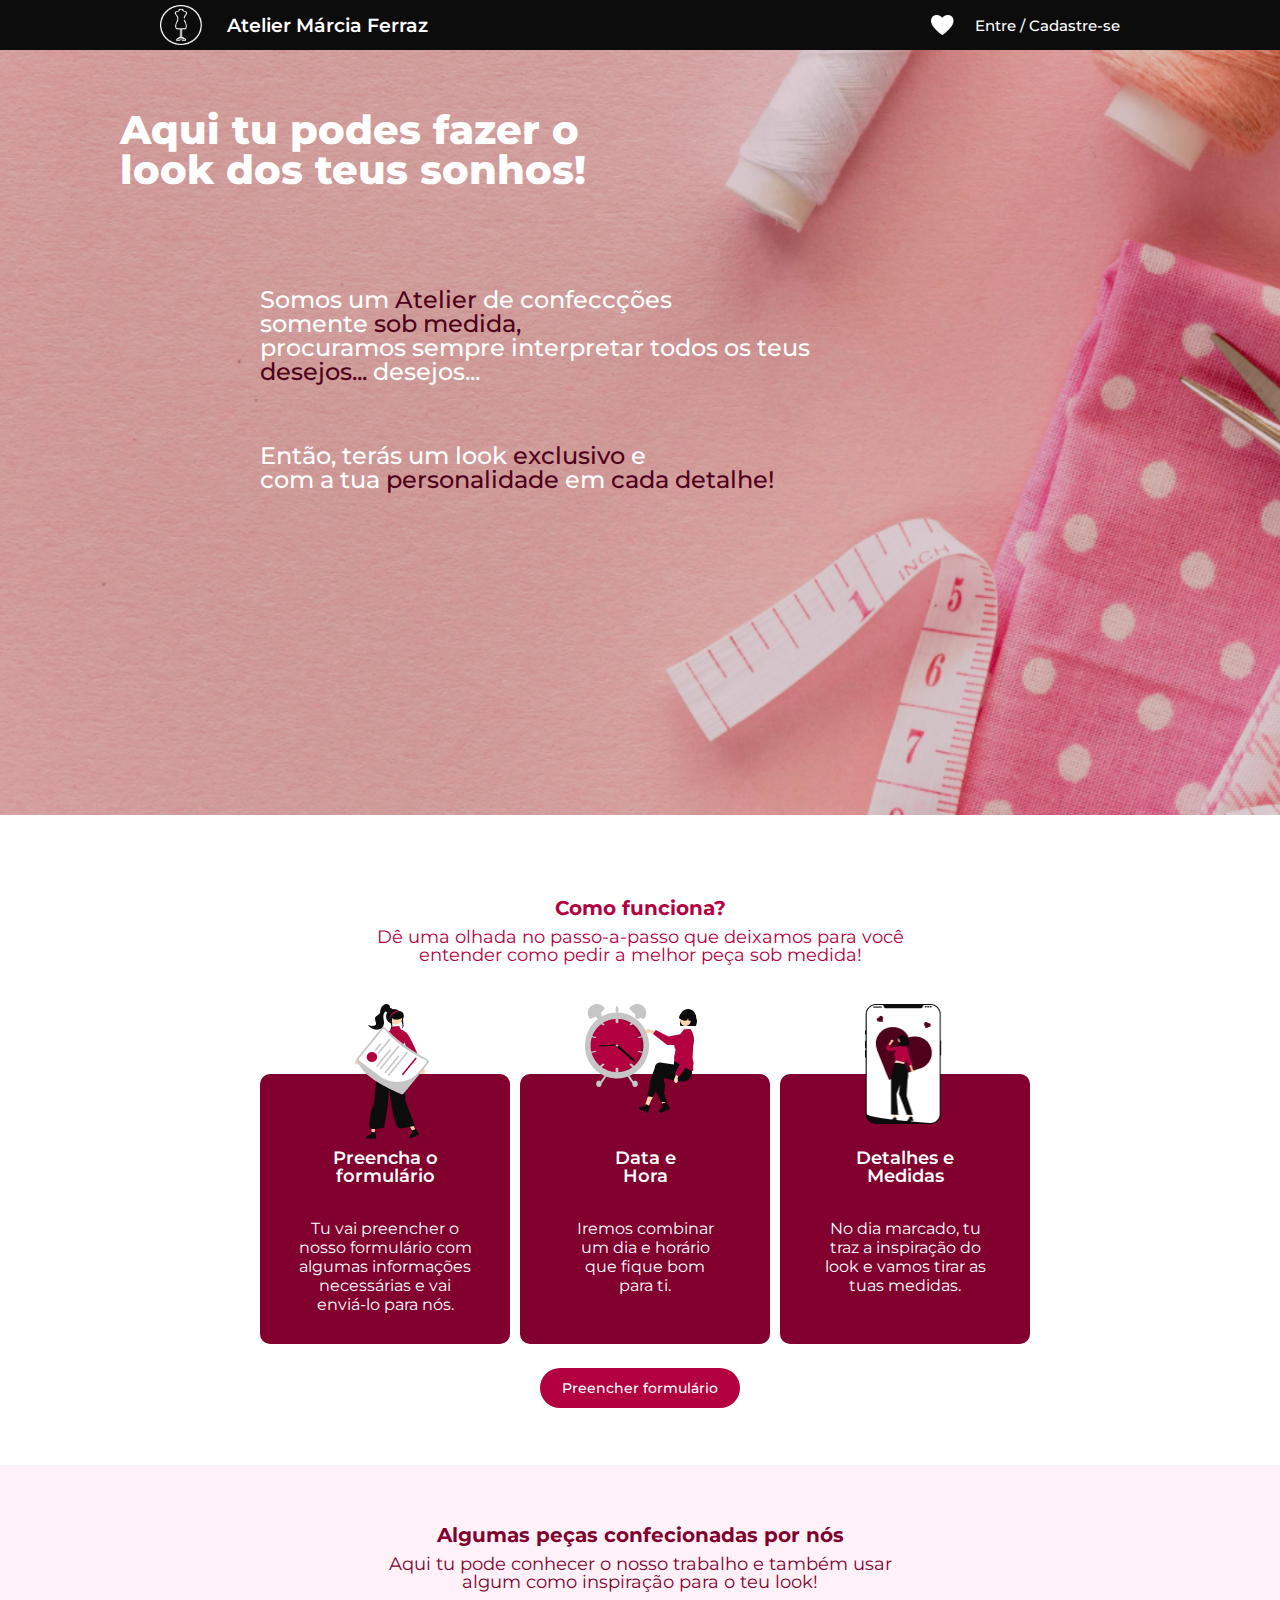
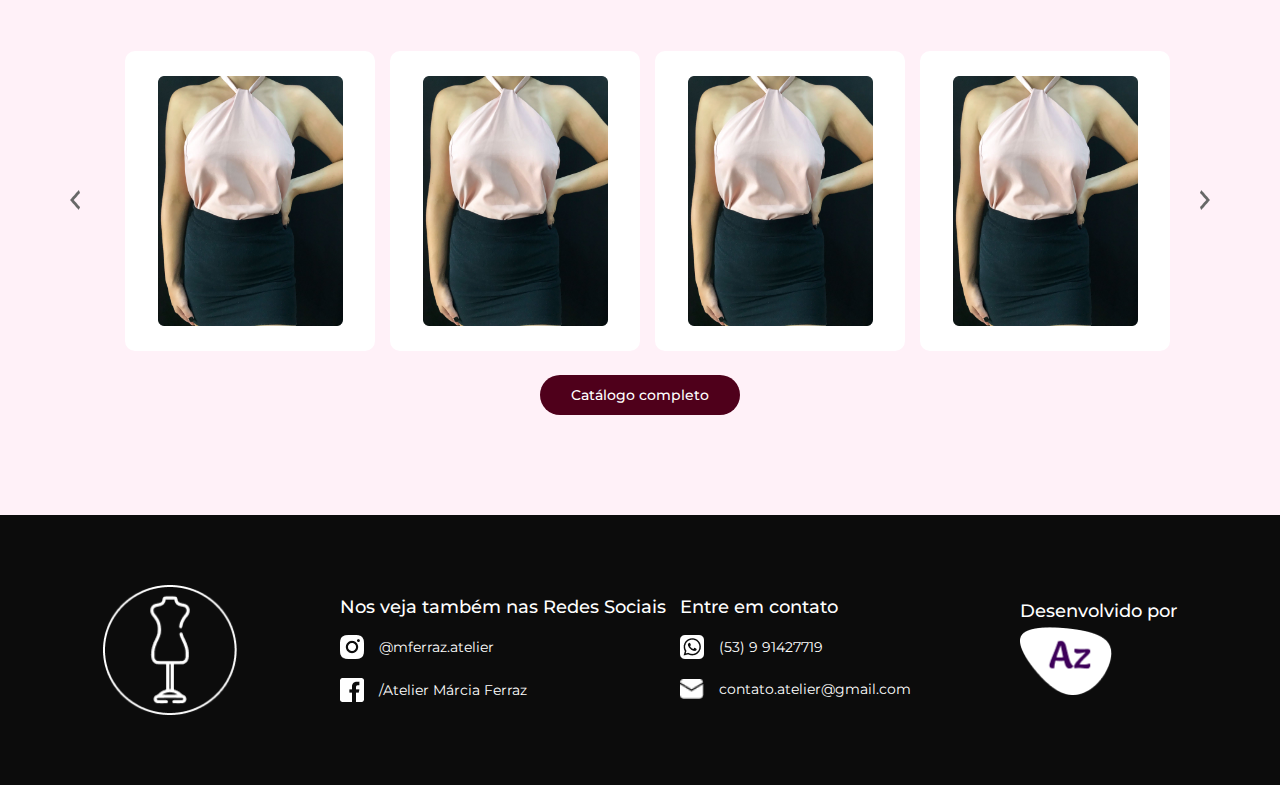
<file: src/index.html>
<!DOCTYPE html>
<html lang="en">

<head>
  <meta charset="UTF-8">
  <meta http-equiv="X-UA-Compatible" content="IE=edge">
  <meta name="viewport" content="width=device-width, initial-scale=1.0">
  <link rel="shortcut icon" href="../assets/img/favicon.ico" type="image/x-icon">
  <title>Atelier Márcia Ferraz | HOME</title>
  <link rel="stylesheet" href="../assets/img/favicon.ico">
  <link rel="stylesheet" href="../assets/css/index.css">
  <link rel="stylesheet" href="../assets/css/reset.css">

  <link rel="preconnect" href="https://fonts.googleapis.com">
  <link rel="preconnect" href="https://fonts.gstatic.com" crossorigin>
  <link
    href="https://fonts.googleapis.com/css2?family=Montserrat:ital,wght@0,100;0,200;0,300;0,400;0,500;0,600;0,700;0,800;0,900;1,100;1,200;1,300;1,400;1,500;1,600;1,700;1,800;1,900&display=swap"
    rel="stylesheet">


</head>

<body>

  <header>
    <nav class="menu-superior">

      <div class="menu">
        <img class="logo" src="../assets/img/LOGO-1.png" alt="">
        <p class="nome-site">Atelier Márcia Ferraz</p>
      </div>

      <div class="menu">
        <img class="coracao-home" src="../assets/img/coracao-home.png" alt="">
        <p class="nome-login"><a href="../src/login-page.html">Entre </a> / <a href="cadastro.html">Cadastre-se</a> </p>
      </div>
    </nav>
  </header>
  <main>
    <section class="banner-img">
      <div class="banner">

        <h2 class="text-principal">Aqui tu podes fazer o <br>look dos teus sonhos!</h2>


        <div class="texto-banner-secundario">
          <p class="text-paragrafo">Somos um <span class="text-secundario">Atelier</span> de confeccções<br>
            somente <span class="text-secundario">sob medida,<br></span>
            procuramos sempre interpretar todos os teus
            <span class="text-secundario"><br>desejos...</span>
            desejos...</p>
        </div>
        <div class="text-secundario-banner">
          <p class="text-paragrafo">Então, terás um look <span class="text-secundario">exclusivo</span> e<br>
            com a tua <span class="text-secundario">personalidade</span> em <span class="text-secundario">cada
              detalhe!</span> </p>
        </div>
      </div>


    </section>
    <section class="section-funciona">

      <div class="text-funciona">
        <h3 class="titulo-funciona">Como funciona?</h3>
        <p class="paragrafo-funciona">Dê uma olhada no passo-a-passo que deixamos para você<br>
          entender como pedir a melhor peça sob medida!</p>
      </div>

      <div class="box">


        <div class="formbox">

          <img class="boneca-form" src="../assets/img/Boneca Formulário.png" alt="">
          <p class="text-box">Preencha o <br> formulário</p>
          <p class="sub-texto-box">Tu vai preencher o nosso formulário com algumas informações necessárias e vai
            enviá-lo para nós.</p>
        </div>



        <div class="formbox">
          <img class="boneca-hora" src="../assets/img/Boneca - Horario.png" alt="">
          <p class="text-box">Data e <br>Hora</p>
          <p class="sub-texto-box">Iremos combinar<br> um dia e horário <br> que fique bom <br>para ti.</p>
        </div>

        <div class="formbox">
          <img class="boneca-insp" src="..//assets/img/Boneca - Inspiração.png" alt="">
          <p class="text-box">Detalhes e <br> Medidas</p>
          <p class="sub-texto-box">No dia marcado, tu <br>traz a inspiração do <br>look e vamos tirar as <br>tuas
            medidas.</p>
        </div>


      </div>
      <a href="#"><button class="btn-funciona" href="#">Preencher formulário</button></a>
    </section>




    <section class="boxcatalogo">

      <div class="info-catalogo">
        <h3 class="titulo-catalogo">Algumas peças confecionadas por nós</h3>
        <p class="subtitulo-catalogo">Aqui tu pode conhecer o nosso trabalho e também usar<br>
          algum como inspiração para o teu look!</p>
      </div>

      <div class="catalogo">
        <a href="#"> <img class="esquerda-btn" src="../assets/img/esquerda.png" alt=""></a>

        <div class="img-catalogo">
          <img class="imagem-roupa" src="../assets/roupas/Blusa.png" alt="">
          <div class="box-hover" >
            <p class="texto-imagem-catalogo-cima">Título</p>
          
            <p class="texto-imagem-catalogo-baixo">Texto</p>

          </div>
 
        </div>

        <div class="img-catalogo">
          <img class="imagem-roupa" src="../assets/roupas/Blusa.png" alt="">
          <div class="box-hover" >
            <p class="texto-imagem-catalogo-cima">Título</p>
          
            <p class="texto-imagem-catalogo-baixo">Texto</p>

          </div>
        </div>

        <div class="img-catalogo">
          <img class="imagem-roupa" src="../assets/roupas/Blusa.png" alt="">
          <div class="box-hover" >
            <p class="texto-imagem-catalogo-cima">Título</p>
          
            <p class="texto-imagem-catalogo-baixo">Texto</p>

          </div>
        </div>

        <div class="img-catalogo">
          <img class="imagem-roupa" src="../assets/roupas/Blusa.png" alt="">
          <div class="box-hover" >
            <p class="texto-imagem-catalogo-cima">Título</p>
          
            <p class="texto-imagem-catalogo-baixo">Texto</p>

          </div>
        </div>

        <a href="#"> <img class="direita-btn" src="../assets/img/direita.png" alt=""></a>


      </div>
      <a href="#"><button class="btn-catalogo" href="#">Catálogo completo</button></a>

    </section>

  </main>

  <footer>

    <img class="logo-footer" src="../assets/img/LOGO.png" alt="">



    <div class="redes">


      <div class="redes-esquerda">
        <p class="text-redes"> Nos veja também nas Redes Sociais</p>

        <div class="descrição-rede">
          <img class="img-redes" src="../assets/img/insta.png" alt="">
          <a href="https://instagram.com/marcia.bfs?igshid=YmMyMTA2M2Y=">
            <p class="info-redes">@mferraz.atelier</p>
          </a>
        </div>

        <div class="descrição-rede">
          <img class="img-redes" src="../assets/img/facebook.png" alt="">
          <a href="https://www.facebook.com/mferraz.atelier/">
            <p class="info-redes">/Atelier Márcia Ferraz</p>
          </a>
        </div>


      </div>

      <div class="redes-direita">

        <p class="text-redes"> Entre em contato</p>
        <div class="descrição-rede">
          <img class="img-redes" src="../assets/img/whatapp.png" alt="">
          <a href="https://api.whatsapp.com/send?phone=53991427719">
            <p class="info-redes">(53) 9 91427719</p>
        </div></a>
        <div class="descrição-rede">
          <img class="img-email" src="../assets/img/Email.png" alt="">
          <a href="mailto:contato.atelier@gmail.com">
            <p class="info-redes">contato.atelier@gmail.com</p>
          </a>

        </div>
      </div>

    </div>

    <div class="agiuz">
      <p class="text-redes">Desenvolvido por</p>
      <a href="https://www.agiuz.com/"> <img class="logo-agiuz" src="../assets/img/Az - Logo Branco.png" alt=""></a>
    </div>
  </footer>
</body>

</html>
</file>
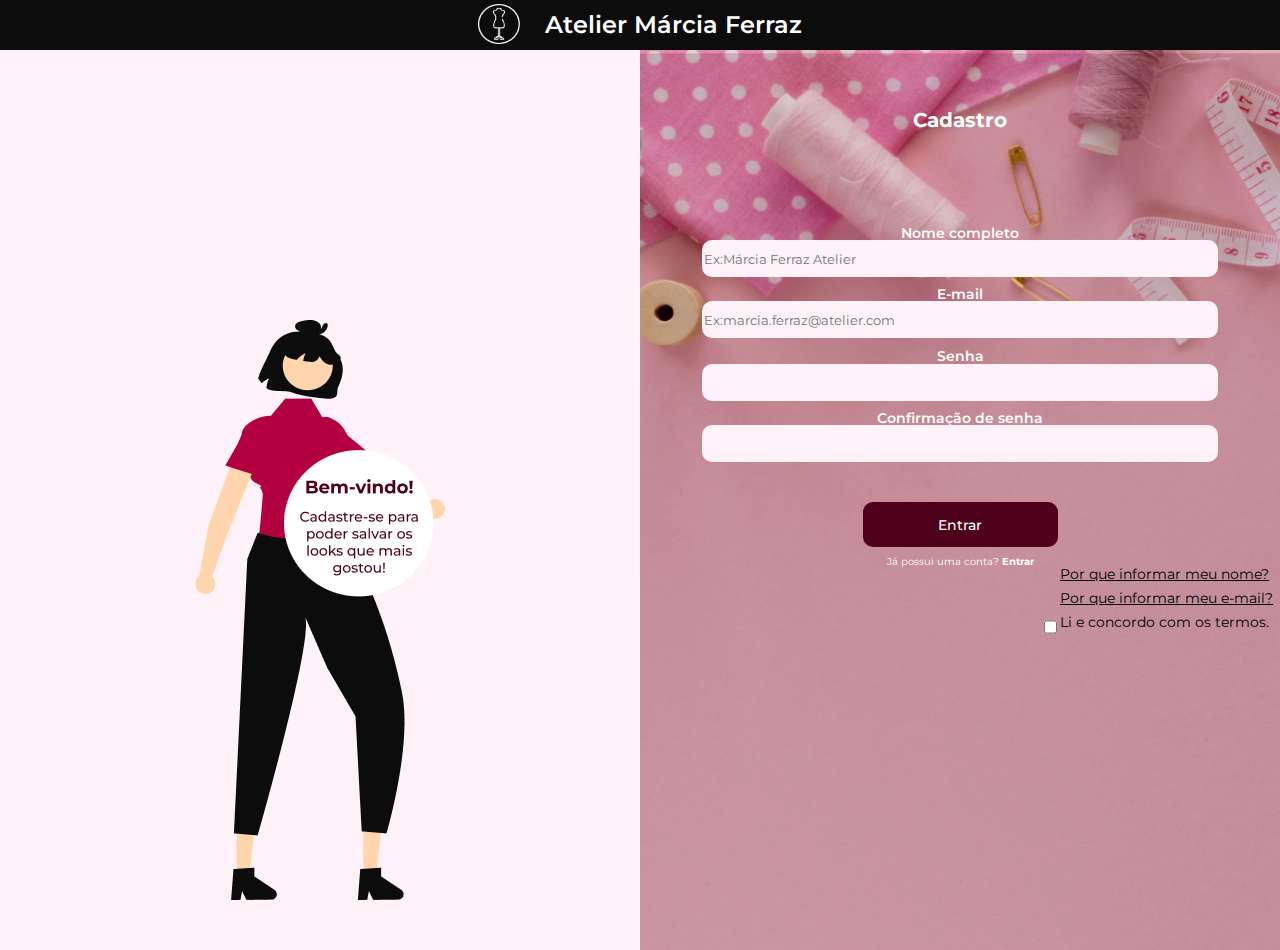
<file: src/cadastro.html>
<!DOCTYPE html>
<html lang="en">

<head>
  <meta charset="UTF-8">
  <meta http-equiv="X-UA-Compatible" content="IE=edge">
  <meta name="viewport" content="width=device-width, initial-scale=1.0">
  <link rel="shortcut icon" href="../assets/img/favicon.ico" type="image/x-icon">

  <link rel="stylesheet" href="../assets/img/favicon.ico">
  <link rel="stylesheet" href="../assets/css/cadastro.css">
  <link rel="stylesheet" href="../assets/css/reset.css">

  <link rel="preconnect" href="https://fonts.googleapis.com">
  <link rel="preconnect" href="https://fonts.gstatic.com" crossorigin>
  <link
    href="https://fonts.googleapis.com/css2?family=Montserrat:ital,wght@0,100;0,200;0,300;0,400;0,500;0,600;0,700;0,800;0,900;1,100;1,200;1,300;1,400;1,500;1,600;1,700;1,800;1,900&display=swap"
    rel="stylesheet">

  <title>Atelier Márcia Ferraz | CADASTRO</title>
</head>

<body>
  <header>
    <nav class="menu-superior">
      <div class="menu">
        <a href="../src/index.html"> <img class="logo" src="../assets/img/LOGO-1.png" alt=""></a>
        <p class="nome-site">Atelier Márcia Ferraz</p>
      </div>
    </nav>
  </header>

  <main>

    <section class="direita">
      <div class="img-boneca">
        <img class="img-login" src="../assets/img/Boneca bem-vindo.png" alt="">
      </div>
    </section>

    <section class="esquerda">

      <div class="titulo">
        <p class="titulo-texto">Cadastro</p>
      </div>

      <div class="input-nome ">
        <label class="text-label" for="">Nome completo</label>
        <input class="input-cadastro" type="text" name="" id="" placeholder="Ex:Márcia Ferraz Atelier">

      </div>
      <div class="input-email ">
        <label class="text-label" for="">E-mail</label>
        <input class="input-cadastro" type="email" name="" id="" placeholder="Ex:marcia.ferraz@atelier.com">

      </div>

      <div class="input-senha">
        <div class="nome-box">
          <label class="text-label" for="">Senha</label></div>
        <input class="input-cadastro" type="password" name="" id="">

      </div>
      <div class="input-senha ">
        <label class="text-label" for="">Confirmação de senha</label>
        <input class="input-cadastro" type="password" name="" id="">


      </div>
      <div class="btn">
        <button class="btn-forme" type="button" onclick="alert('Obrigado por acessar')">Entrar</button>
        <a href="/src/login-page.html">
          <p class="text-conta">Já possui uma conta? <span class="entrar">Entrar</span></p>
        </a>
      </div>

      <div class="box-perguntas">

        <disv class="box-duvida">

          <p class="texto-duvida">Por que informar meu nome?</p>
          <p class="texto-duvida"> Por que informar meu e-mail?</p>
  
      
        </disv>
        <div class="checkbox">
          <input type="checkbox" name="" id="">
          <label class="texto-duvida-checkbox" for="">Li e concordo com os termos.</label>
        </div>
      </div>
     
    </section>

  </main>
</body>

</html>
</file>
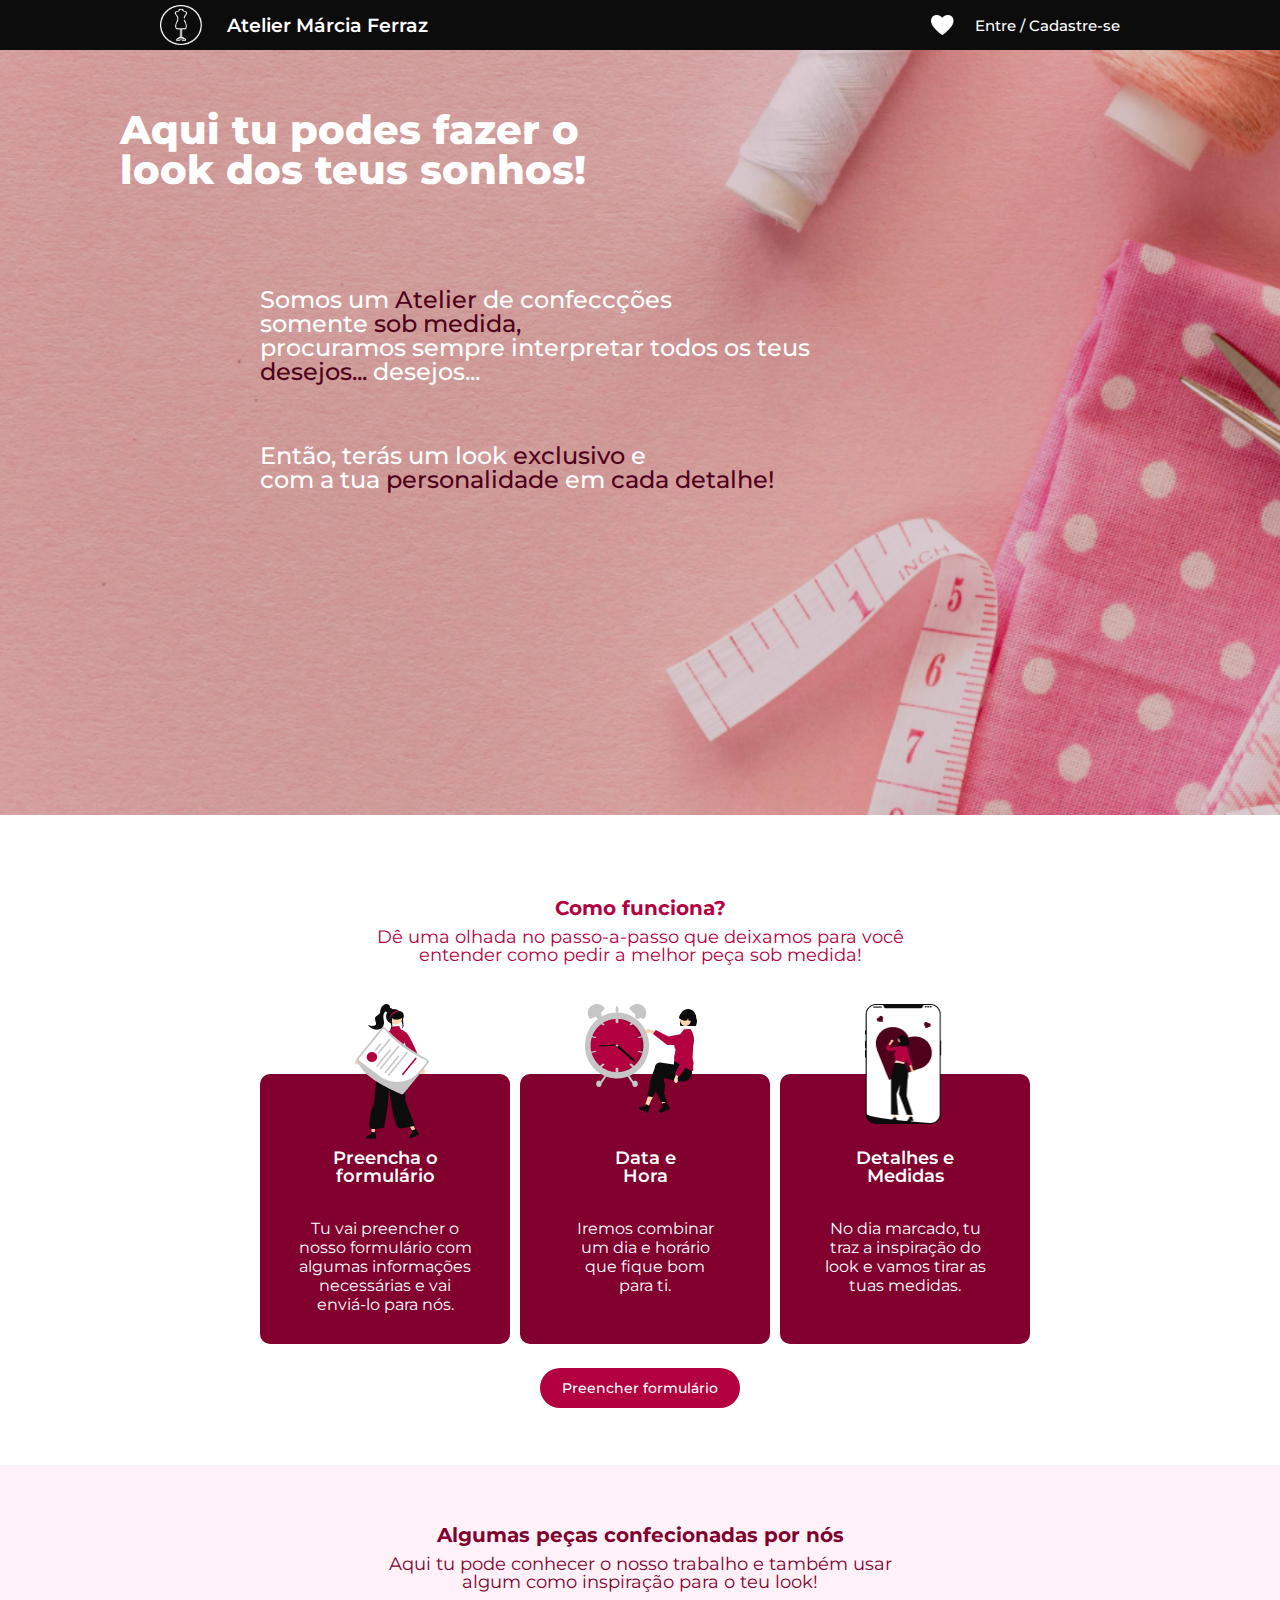
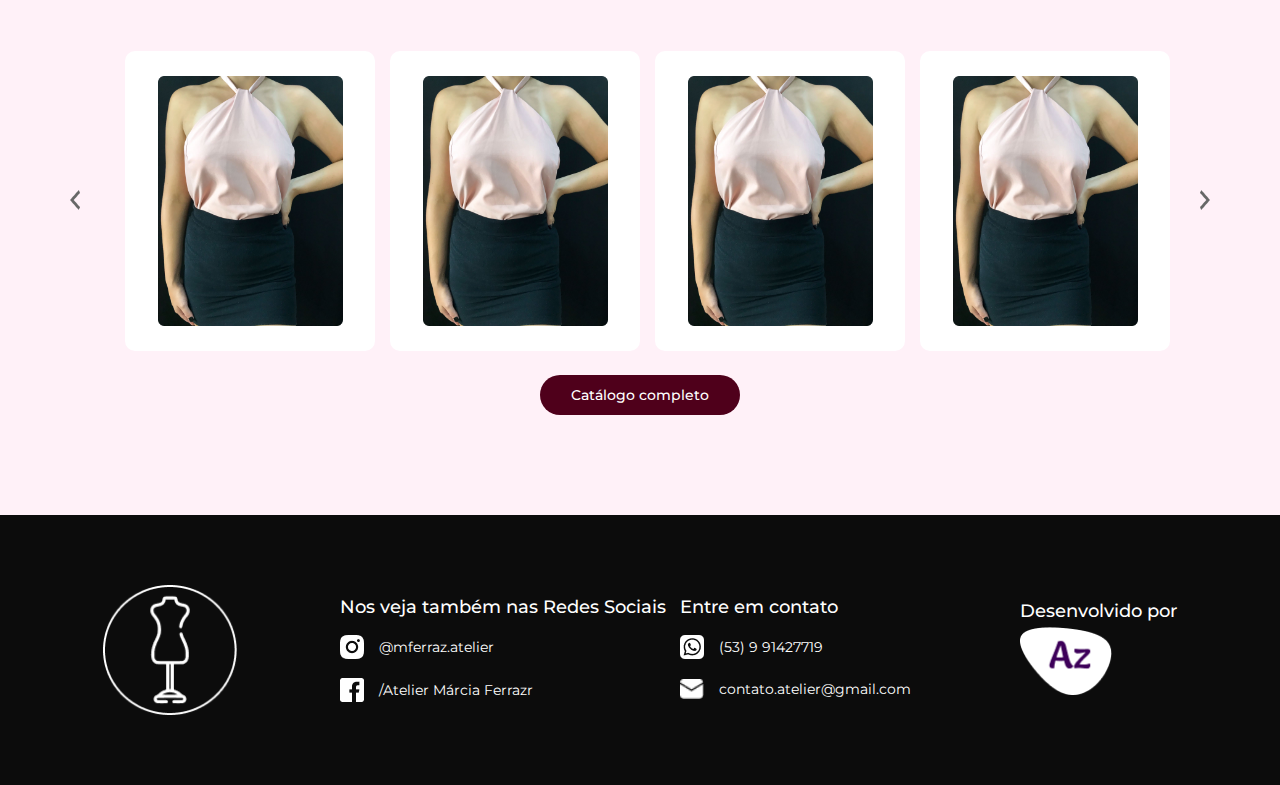
<file: src/intex.html>
<!DOCTYPE html>
<html lang="en">

<head>
  <meta charset="UTF-8">
  <meta http-equiv="X-UA-Compatible" content="IE=edge">
  <meta name="viewport" content="width=device-width, initial-scale=1.0">
  <title>Atelier Márcia Ferraz | HOME</title>
  <link rel="stylesheet" href="../assets/img/favicon.ico">
  <link rel="stylesheet" href="../assets/css/index.css">
  <link rel="stylesheet" href="../assets/css/reset.css">

  <link rel="preconnect" href="https://fonts.googleapis.com">
  <link rel="preconnect" href="https://fonts.gstatic.com" crossorigin>
  <link
    href="https://fonts.googleapis.com/css2?family=Montserrat:ital,wght@0,100;0,200;0,300;0,400;0,500;0,600;0,700;0,800;0,900;1,100;1,200;1,300;1,400;1,500;1,600;1,700;1,800;1,900&display=swap"
    rel="stylesheet">


</head>

<body>

  <header>
    <nav class="menu-superior">

      <div class="menu">
        <img class="logo" src="../assets/img/LOGO-1.png" alt="">
        <p class="nome-site">Atelier Márcia Ferraz</p>
      </div>

      <div class="menu">
        <img class="coracao-home" src="../assets/img/coracao-home.png" alt="">
        <p class="nome-login"><a href="#">Entre </a> / <a href="#">Cadastre-se</a> </p>
      </div>
    </nav>
  </header>
  <main>
    <section class="banner-img">
      <div class="banner">

        <h2 class="text-principal">Aqui tu podes fazer o <br>look dos teus sonhos!</h2>


        <div class="texto-banner-secundario">
          <p class="text-paragrafo">Somos um <span class="text-secundario">Atelier</span> de confeccções<br>
            somente <span class="text-secundario">sob medida,<br></span>
            procuramos sempre interpretar todos os teus
            <span class="text-secundario"><br>desejos...</span>
            desejos...</p>
        </div>
        <div class="text-secundario-banner">
          <p class="text-paragrafo">Então, terás um look <span class="text-secundario">exclusivo</span> e<br>
            com a tua <span class="text-secundario">personalidade</span> em <span class="text-secundario">cada
              detalhe!</span> </p>
        </div>
      </div>


    </section>
    <section class="section-funciona">

      <div class="text-funciona">
        <h3 class="titulo-funciona">Como funciona?</h3>
        <p class="paragrafo-funciona">Dê uma olhada no passo-a-passo que deixamos para você<br>
          entender como pedir a melhor peça sob medida!</p>
      </div>

      <div class="box">


        <div class="formbox">

          <img class="boneca-form" src="../assets/img/Boneca Formulário.png" alt="">
          <p class="text-box">Preencha o <br> formulário</p>
          <p class="sub-texto-box">Tu vai preencher o nosso formulário com algumas informações necessárias e vai
            enviá-lo para nós.</p>
        </div>



        <div class="formbox">
          <img class="boneca-hora" src="../assets/img/Boneca - Horario.png" alt="">
          <p class="text-box">Data e <br>Hora</p>
          <p class="sub-texto-box">Iremos combinar<br> um dia e horário <br> que fique bom <br>para ti.</p>
        </div>

        <div class="formbox">
          <img class="boneca-insp" src="..//assets/img/Boneca - Inspiração.png" alt="">
          <p class="text-box">Detalhes e <br> Medidas</p>
          <p class="sub-texto-box">No dia marcado, tu <br>traz a inspiração do <br>look e vamos tirar as <br>tuas
            medidas.</p>
        </div>


      </div>
      <a href="#"><button class="btn-funciona" href="#">Preencher formulário</button></a>
    </section>




    <section class="boxcatalogo">

      <div class="info-catalogo">
        <h3 class="titulo-catalogo">Algumas peças confecionadas por nós</h3>
        <p class="subtitulo-catalogo">Aqui tu pode conhecer o nosso trabalho e também usar<br>
          algum como inspiração para o teu look!</p>
      </div>

      <div class="catalogo">
        <a href="#"> <img class="esquerda-btn" src="../assets/img/esquerda.png" alt=""></a>

        <div class="img-catalogo">
          <img class="imagem-roupa" src="../assets/roupas/Blusa.png" alt="">
        </div>

        <div class="img-catalogo">
          <img class="imagem-roupa" src="../assets/roupas/Blusa.png" alt="">
        </div>

        <div class="img-catalogo">
          <img class="imagem-roupa" src="../assets/roupas/Blusa.png" alt="">
        </div>

        <div class="img-catalogo">
          <img class="imagem-roupa" src="../assets/roupas/Blusa.png" alt="">
        </div>

        <a href="#"> <img class="direita-btn" src="../assets/img/direita.png" alt=""></a>


      </div>
      <a href="#"><button class="btn-catalogo" href="#">Catálogo completo</button></a>

    </section>

  </main>

  <footer>

    <img class="logo-footer" src="../assets/img/LOGO.png" alt="">



    <div class="redes">


      <div class="redes-esquerda">
        <p class="text-redes"> Nos veja também nas Redes Sociais</p>

        <div class="descrição-rede">
          <img class="img-redes" src="../assets/img/insta.png" alt="">
          <p class="info-redes">@mferraz.atelier</p>
        </div>

        <div class="descrição-rede">
          <img class="img-redes" src="../assets/img/facebook.png" alt="">
          <p class="info-redes">/Atelier Márcia Ferrazr</p>
        </div>


      </div>

      <div class="redes-direita">

        <p class="text-redes"> Entre em contato</p>
        <div class="descrição-rede">
          <img class="img-redes" src="../assets/img/whatapp.png" alt="">
          <p class="info-redes">(53) 9 91427719</p>
        </div>
        <div class="descrição-rede">
          <img class="img-email" src="../assets/img/Email.png" alt="">
          <p class="info-redes">contato.atelier@gmail.com</p>

        </div>
      </div>

    </div>

    <div class="agiuz">
      <p class="text-redes">Desenvolvido por</p>
      <img class="logo-agiuz" src="../assets/img/Az - Logo Branco.png" alt="">
    </div>
  </footer>
</body>

</html>
</file>
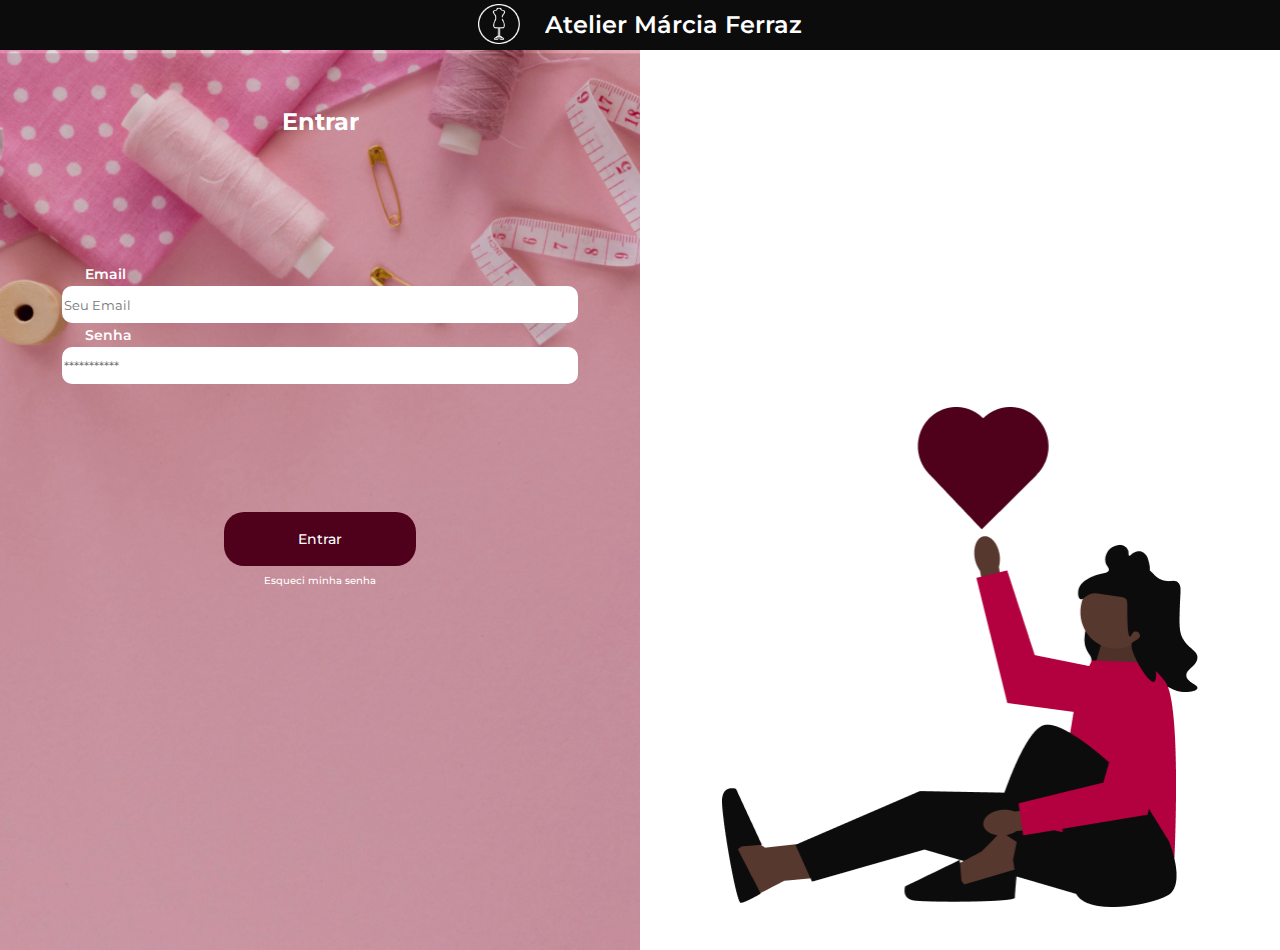
<file: src/login-page.html>
<!DOCTYPE html>
<html lang="en">

<head>
  <meta charset="UTF-8">
  <meta http-equiv="X-UA-Compatible" content="IE=edge">
  <meta name="viewport" content="width=device-width, initial-scale=1.0">
  <link rel="shortcut icon" href="../assets/img/favicon.ico" type="image/x-icon">

  <link rel="stylesheet" href="../assets/img/favicon.ico">
  <link rel="stylesheet" href="../assets/css/entrar.css">
  <link rel="stylesheet" href="../assets/css/reset.css">

  <link rel="preconnect" href="https://fonts.googleapis.com">
  <link rel="preconnect" href="https://fonts.gstatic.com" crossorigin>
  <link
    href="https://fonts.googleapis.com/css2?family=Montserrat:ital,wght@0,100;0,200;0,300;0,400;0,500;0,600;0,700;0,800;0,900;1,100;1,200;1,300;1,400;1,500;1,600;1,700;1,800;1,900&display=swap"
    rel="stylesheet">

  <title>Atelier Márcia Ferraz | ENTRAR</title>
</head>

<body>

  <header>
    <nav class="menu-superior">
      <div class="menu">
       <a href="../src/index.html"> <img class="logo" src="../assets/img/LOGO-1.png" alt=""></a>
        <p class="nome-site">Atelier Márcia Ferraz</p>
      </div>
    </nav>
  </header>
  <main>
    
    <section class="esquerda">
      <div class="titulo-forme-box">
        <h3 class="titulo-forme">Entrar</h3>
      </div>


      <div class="forme-login">
        <label class="name-forme" for="">Email</label>
        <input class="input-forme" type="text" placeholder="Seu Email">  
        <label  class="name-forme" for="">Senha</label>
        <input class="input-forme"  type="password" placeholder="***********">
      </div>
       
        
        
      <div class="bnt-login">
        <button class="btn-forme" type="button" onclick="alert('Obrigado por acessar')">Entrar</button>
        <a href=""><p class="text-senha">Esqueci minha senha</p></a>
      </div>

    </section>

    <section class="direita">
      <div class="img-boneca">
        <img class="img-login" src="../assets/img/Boneca.png" alt=""> </div>
    </section>
  </main>
</body>

</html>
</file>
<file: assets/css/index.css>
:root {
  /*Cores*/
  --rosa-900: #20000A;
  --rosa-800: #4f001b;
  --rosa-600: #b3003f;
  --rosa-box: #81002D;
  --cinza-escuro: #0C0C0C;
  --rosa-300: #FF4D8C;
  --branco: #ffffff;
  --cinza-claro: #D2D2D2;
  --branco-hover:#ffffffb3;

  /*Fontes- Weight*/
  --medium: 500;
  --semibold: 600;
  --bold: 700;
  --extrabold: 800;





}

* {
  font-family: 'Montserrat', sans-serif;
  text-decoration: none;





}
header{
  background-color: var(--cinza-escuro);
  display: flex;
  justify-content: center;
}

.menu {
  display: flex;
  align-items: center;
  margin: 0px 120px 0 120px;
  /* topo | direita | inferior | esquerda */

}

.menu-superior {
  width: 100%;
  height: 50px;
  background-color: var(--cinza-escuro);
  display: flex;
  align-items: center;
  justify-content: space-between;

  max-width: 1200px;
}

.nome-site {
  font-size: 19px;
  font-weight: var(--semibold);
  color: var(--branco);
  margin-left: 25.24px;
}

.logo {
  width: 41.76px;
  height: 40px;

}

.coracao-home {
  width: 23.25px;
  height: 20px;


}

.nome-login {
  font-size: 15px;
  font-weight: var(--medium);
  color: var(--branco);
  margin-left: 20.75px;
}

a:visited {
  color: var(--branco);
}

a:link {
  color: var(--branco);
}

.banner-img{
max-height: 1200px;

}
.banner {
  width: 100vw;
  height: 85vh;/*Arrumar deepois*/


}
.banner-img{
  
  background-image: url(../img/fundo-banner.jpg);
  background-size: cover;
  background-position: center;
  background-attachment: fixed;
  overflow-x: hidden;

}
.text-principal {
  color: var(--branco);
  font-size: 40px;
  font-weight: var(--extrabold);
  position: relative;
  top: 60px;
  left: 120px;
}


.texto-banner-secundario {
  position: relative;
  top: 158px;
  left: 260px;

}
.text-secundario-banner {
  position: relative;
  left: 260px;
  top: 218px;

}

.text-paragrafo {
  font-size: 24px;
  font-weight: var(--medium);
  color: var(--branco);
}

.text-secundario {
  color: var(--rosa-800);

}

.section-funciona {
  width: 100%;
  height: 650px;
  background-color: var(--branco);
  display: flex;
  flex-direction: column;
  justify-content: center;
  align-items: center;

}

.text-funciona {
  /*Display flex*/
  display: flex;
  flex-direction: column;
  align-items: center;

  margin-top: 25px;


}

.titulo-funciona {
  font-size: 20px;
  font-weight: var(--bold);
  color: var(--rosa-600);

  overflow: hidden;


}

.paragrafo-funciona {
  font-size: 18px;
  text-align: center;
  color: var(--rosa-600);
  margin-bottom: 40px;
  margin-top: 10px;


}


.box {
  display: flex;
  align-items: center;
  justify-content: center;
  margin-top: 70px;



}

.boneca-insp {
  width: 77.14px;
  height: 120px;
  position: absolute;
  left: 85px;
  top: -70px;

}


.boneca-hora {
  width: 112px;
  height: 109px;
  position: absolute;
  left: 65px;
  top: -70px;


}

.boneca-form {
  width: 73.91px;
  height: 135px;
  position: absolute;
  left: 95px;
  top: -70px;


}

.formbox {
  width: 250px;
  height: 270px;
  background-color: var(--rosa-box);
  border-radius: 10px;
  margin-left: 10px;
  position: relative;

  display: flex;
  flex-direction: column;
  justify-content: center;
  align-items: center;

}

.text-box:nth-child(1) {
  width: 130px;
  height: 40px;
}

.text-box:nth-child(2) {
  width: 140px;
  height: 70px;
}

.text-box:nth-child(3) {
  width: 168px;
  height: 90px;
}

.text-box {
  font-size: 18px;
  font-weight: var(--semibold);
  color: var(--branco);

  text-align: center;
  margin-top: 50px;

}

.sub-texto-box {
  font-size: 16px;
  text-align: center;

  width: 180px;
  height: 100px;

  line-height: 19px;



  color: var(--branco)
}

.btn-funciona {
  width: 200px;
  height: 40px;

  border-radius: 20px;
  border: none;

  background-color: var(--rosa-600);
  font-size: 14px;
  font-weight: var(--medium);
  color: var(--branco);
 
  margin-top: 24px;
  cursor: pointer;

}
.btn-funciona:hover{
  background-color: var(--rosa-300);
  transition: 200ms;
}

/*margin: 25px 50px 75px 100px;
top margin is 25px
right margin is 50px
bottom margin is 75px
left margin is 100px */

.boxcatalogo {
  width: 100%;
  height: 650px;
  background-color: #FFF1F8;
  display: flex;
  align-items: center;
  flex-direction: column;


}
.catalogo{
  display: flex;
  align-items: center;
  justify-content: center;
  margin-top: 60px;

}
.info-catalogo{
  display: flex;
  flex-direction: column;
  align-items: center;

}
.titulo-catalogo{
  font-size: 20px;
  font-weight: var(--bold);
  color: var(--rosa-box);
  margin-top: 60px;
}
.subtitulo-catalogo{
  font-size: 18px;
  color:var(--rosa-box);
  text-align: center;
  margin-top: 10px;
}

.img-catalogo{
  width: 250px;
  height: 300px;
  background-color: var(--branco);
  border-radius: 10px;

  display: flex;
  align-items: center;
  justify-content: center;

  margin-left: 15px;


}
.esquerda-btn{
  margin-right: 30px;
}
.direita-btn{
  margin-left: 30px;
}
.imagem-roupa{
  width: 185px;
  height: 250px;
}



.box-hover{
  position: absolute;
  text-align: center;
  display: flex;
  align-items: center;
  justify-content: center;
  opacity: 0;
  width: 185px;
  height: 250px;


  background-color:var(--branco);
}
.texto-imagem-catalogo-cima, .texto-imagem-catalogo-baixo {
  opacity: 1; 
  position: absolute;
  
}.texto-imagem-catalogo-cima{
  margin-bottom: 200px;
  font-size: 16px;
  font-weight: var(--bold);
  color: var(--rosa-800);
}
.texto-imagem-catalogo-baixo{

  font-size: 18px;
  color: var(--rosa-800);
  font-weight: var(--medium);
}
.texto-imagem-catalogo-cima:hover{
  opacity: 1;
}
.texto-imagem-catalogo-baixo:hover{
  opacity: 1;
}
.box-hover:hover{
  opacity: 0.7;
  transition:  opacity 1s ;
  
}

.btn-catalogo{
  background-color: var(--rosa-800);
  width: 200px;
  height: 40px;

  border-radius: 20px;
  border: none;



  font-size: 14px;
  font-weight: var(--medium);
  color: var(--branco);
 
  margin-top: 24px;
  cursor: pointer;

}
.btn-catalogo:hover{
  background-color: var(--rosa-300);
  transition: 200ms;

}
footer {
  width: 100%;
  height: 30vh;
  background-color: var(--cinza-escuro);
  display: flex;
  justify-content: space-evenly;
  margin: 0;
  align-items: center;
}
.redes-esquerda{
  width: 340px;
  height: 104px;
  display: flex;
  flex-direction: column;
  justify-content: space-between;
  align-items: flex-start;

 
}
.descrição-rede{
  display: flex;
  align-items: center;

  
}
.redes-direita{
  width: 236px;
  height: 100.6px;
  display: flex;
  flex-direction: column;
  justify-content: space-between;
  align-items: flex-start;

}

.logo-footer{
  width: 133.59px;
  height: 130px;
}
.logo-agiuz{
  width: 92.21px;
  height: 68.57px;
  margin-top: 7px;
}
.text-redes{
  font-size: 18px;
  font-weight: var(--medium);
  color: var(--branco);
}
.info-redes{
  font-size: 14px;
  color: var(--branco);
}
.img-redes{
  width: 24px;
  height: 24px;
  margin-right: 15px;
}

.img-email{
  width: 24px;
  height: 20px;
  margin-right: 15px;
  text-align: center;
}
.redes{
  display: flex;
}
</file>
<file: assets/css/cadastro.css>
:root {
  /*Cores*/
  --rosa-900: #20000A;
  --rosa-800: #4f001b;
  --rosa-600: #b3003f;
  --rosa-50: #FFF1F8;
  --rosa-box: #81002D;
  --cinza-escuro: #0C0C0C;
  --branco: #ffffff;
  --cinza-claro: #D2D2D2;

  /*Fontes- Weight*/
  --medium: 500;
  --semibold: 600;
  --bold: 700;
  --extrabold: 800;




}

* {
  font-family: 'Montserrat', sans-serif;
  text-decoration: none;
  overflow: hidden;
  background-color: var(--rosa-50);
}


header {
  background-color: var(--cinza-escuro);
  display: flex;
  justify-content: center;
}

.menu {
  display: flex;
  align-items: center;
  margin: 0px 120px 0 120px;
  /* topo | direita | inferior | esquerda */

}

.menu-superior {
  width: 100%;
  height: 50px;
  background-color: var(--cinza-escuro);
  display: flex;
  align-items: center;
  justify-content: center;
  max-width: 1200px;
}

.nome-site {
  font-size: 24px;
  font-weight: var(--semibold);
  color: var(--branco);
  margin-left: 25.24px;
}

.logo {
  width: 41.76px;
  height: 40px;

}

main {
  display: flex;
  flex-direction: row;

}

.esquerda {
  background: url("../img/fundo-login.png");
  width: 50vw;
  height: 100vh;
  background-size: cover;
  background-position: center;
  display: flex;
  flex-direction: column;





}

.direita {
  width: 50vw;
  height: 100vh;


  background-size: cover;
  background-position: center;
  display: flex;
  align-items: flex-end;
  justify-content: center;

}

.img-boneca {
  width: 249.64px;
  height: 580px;
  margin-bottom: 50px;

}

.titulo {
  display: flex;
  align-items: center;
  justify-content: center;
  margin-top: 60px;
}

.titulo-texto {
  font-size: 20px;
  color: var(--branco);
  font-weight: var(--bold);
}

.input-cadastro {
  width: 80%;
  height: 35px;
  border-radius: 10px;
  border: none;
}

.text-label {
  font-size: 14px;
  font-weight: var(--semibold);
  color: var(--branco);
}

.box-perguntas {
  display: flex;
  align-items: flex-end;
  justify-content: flex-end;
  flex-direction: column;

}

.box-duvida {
  display: flex;
  flex-direction: column;
  width: 220px;
  background-color: transparent;

}

.checkbox {
  display: flex;
  align-items: stretch;
  justify-content: flex-start;
  width: 240px;


}

.texto-duvida {
  font-size: 14px;
  color: #000000;
  text-decoration: underline;
  margin-bottom: 10px;
}

.texto-duvida-checkbox {
  font-size: 14px;
  color: #000000;

  margin-bottom: 10px;
}


.input-nome,
.input-email,
.input-senha {
  display: flex;
  flex-direction: column;
  align-items: center;
  margin-top: 10px;
}

.input-nome {
  margin-top: 15%;
}

.btn {
  display: flex;
  align-items: center;
  flex-direction: column;
  margin-top: 40px;

}

.btn-forme {
  width: 195px;
  height: 45px;
  background-color: var(--rosa-800);
  border-radius: 10px;
  font-size: 14px;
  font-weight: var(--medium);
  color: var(--branco);
  border: none;
}

.btn-forme:hover {
  background-color: var(--rosa-600);
}


.text-conta {
  color: var(--branco);
  font-size: 10px;
  margin-top: 10px;
}

.entrar {
  font-weight: var(--bold);
  color: var(--branco);
}
</file>
<file: assets/css/entrar.css>
:root {
  /*Cores*/
  --rosa-900: #20000A;
  --rosa-800: #4f001b;
  --rosa-600: #b3003f;
  --rosa-box: #81002D;
  --cinza-escuro: #0C0C0C;
  --branco: #ffffff;
  --cinza-claro: #D2D2D2;

  /*Fontes- Weight*/
  --medium: 500;
  --semibold: 600;
  --bold: 700;
  --extrabold: 800;




}

* {
  font-family: 'Montserrat', sans-serif;
  text-decoration: none;
  overflow: hidden
}


header {
  background-color: var(--cinza-escuro);
  display: flex;
  justify-content: center;
}

.menu {
  display: flex;
  align-items: center;
  margin: 0px 120px 0 120px;
  /* topo | direita | inferior | esquerda */

}

.menu-superior {
  width: 100%;
  height: 50px;
  background-color: var(--cinza-escuro);
  display: flex;
  align-items: center;
  justify-content: center;
  max-width: 1200px;
}

.nome-site {
  font-size: 24px;
  font-weight: var(--semibold);
  color: var(--branco);
  margin-left: 25.24px;
}

.logo {
  width: 41.76px;
  height: 40px;

}

main {
  display: flex;
  flex-direction: row;

}

.esquerda {
  background-image: url("../img/fundo-login.png");
  width: 50vw;
  height: 100vh;
  background-size: cover;
  background-position: center;
  display: flex;
  flex-direction: column;



}

.titulo-forme-box {/*ARRUMAR ESSA GAMBI*/
  display: flex;
  align-items: center;
  justify-content: center;

}

.titulo-forme {/*ARRUMAR ESSA GAMBI*/
  margin-top: 60px;
  font-size: 24px;
  font-weight: var(--bold);
  color: var(--branco);
}

.forme-login {/*ARRUMAR ESSA GAMBI*/

  display: flex;
  flex-direction: column;
  align-items: center;
  margin-top: 20%;


}
.name-forme{
  align-self: flex-start;
  margin-left: 85px;/*ARRUMAR ESSA GAMBI*/
  margin-bottom: 5px;
  margin-top: 5px;
  font-size: 14px;
  color: var(--branco);
  font-weight: var(--semibold);

}
.input-forme {/*ARRUMAR ESSA GAMBI*/
  width: 80%;
  height: 35px;
  border-radius: 10px;
  border: none;
}

.bnt-login{/*ARRUMAR ESSA GAMBI*/
  display: flex;
  align-items: center;
  justify-content: center;
  flex-direction: column;
}
.btn-forme {/*ARRUMAR ESSA GAMBI*/
  width: 15vw;
  height: 6vh;
  background-color: var(--rosa-800);
  font-size: 14px;
  font-weight: var(--medium);
  border-radius: 20px;
  color: var(--branco);
  border: none;
  margin-top: 20%;

}
.text-senha{/*ARRUMAR ESSA GAMBI*/
  font-size: 10px;
  font-weight: var(--medium);
  color: var(--branco);
  margin-top: 10px;
}
.btn-forme:hover{/*ARRUMAR ESSA GAMBI*/
  background-color: var(--rosa-600);
  transition: 200ms;
}



.direita {
  width: 50%;
  height: 100vh;
  display: flex;
  align-items: flex-end;
  justify-content: center;
}

.img-boneca {
  margin-bottom: 40px;
}

.img-login {

  width: 475.45px;
  height: 500px;
}
</file>
